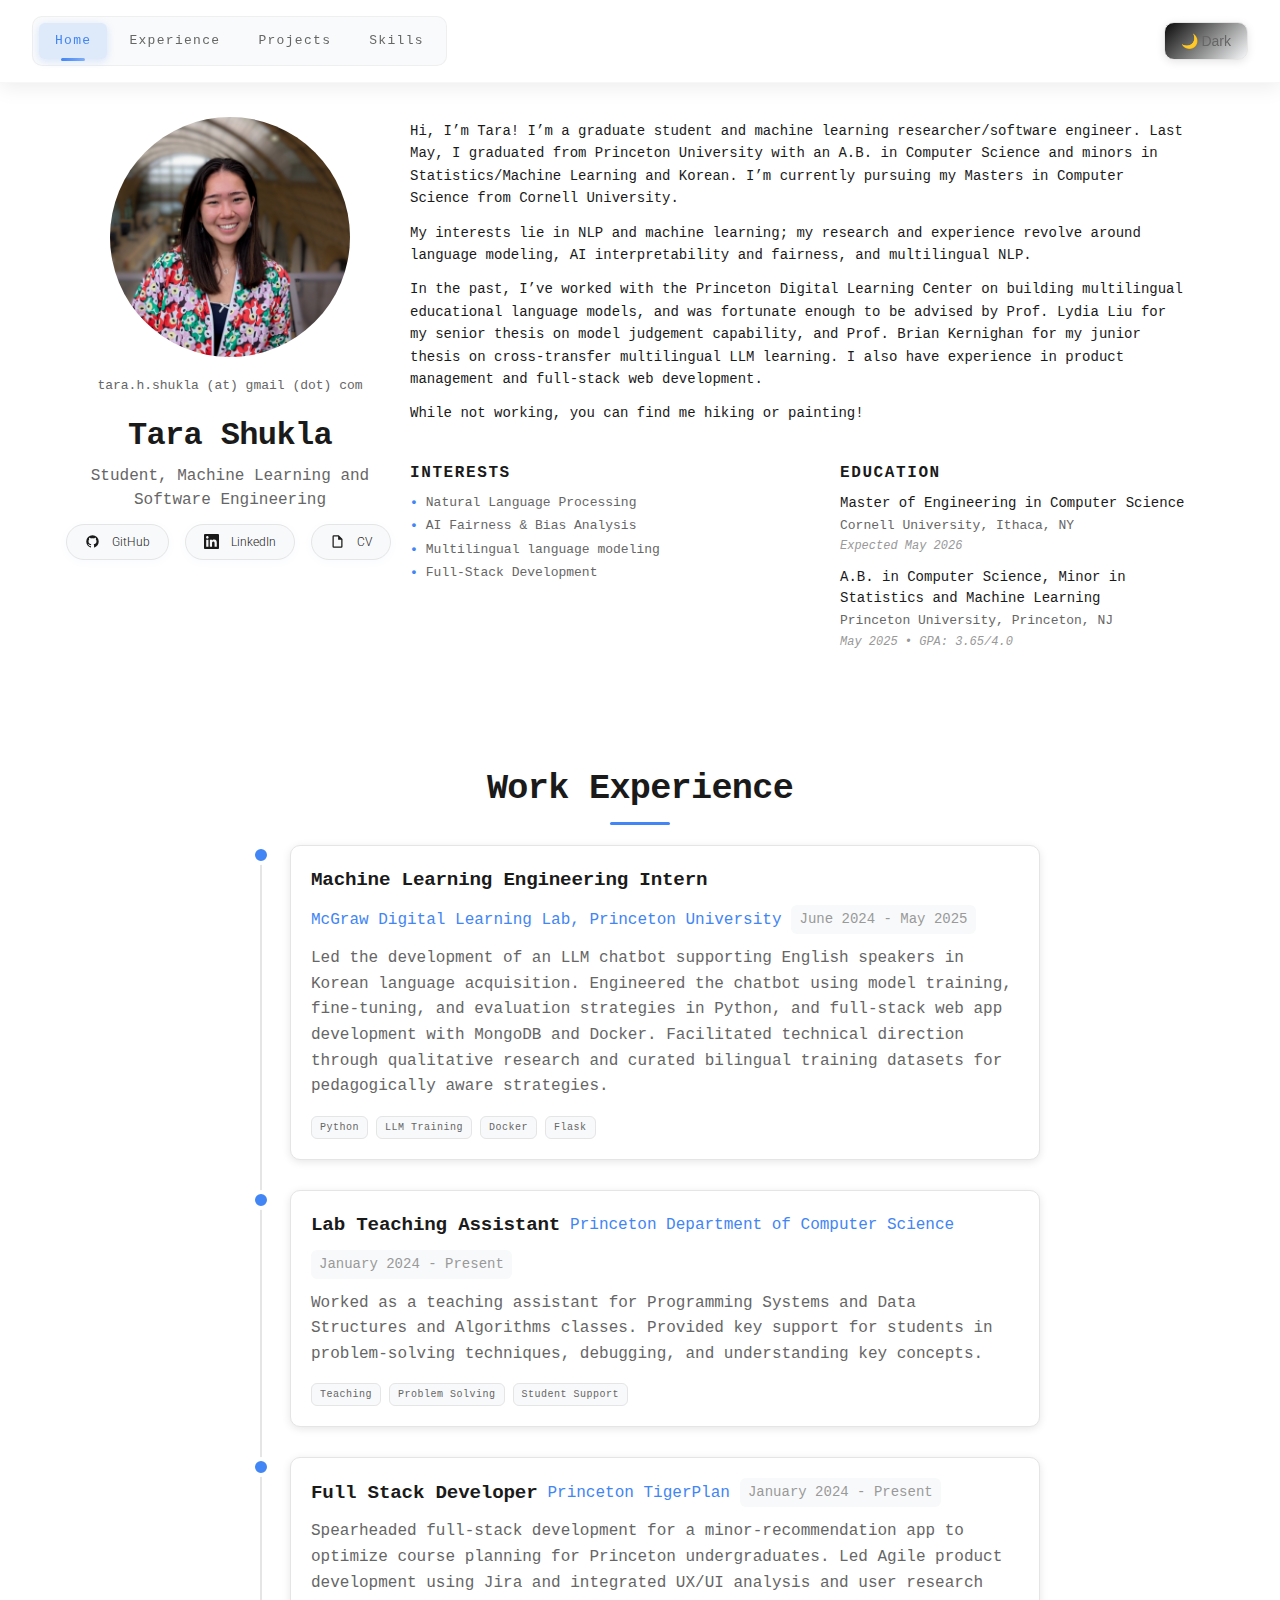
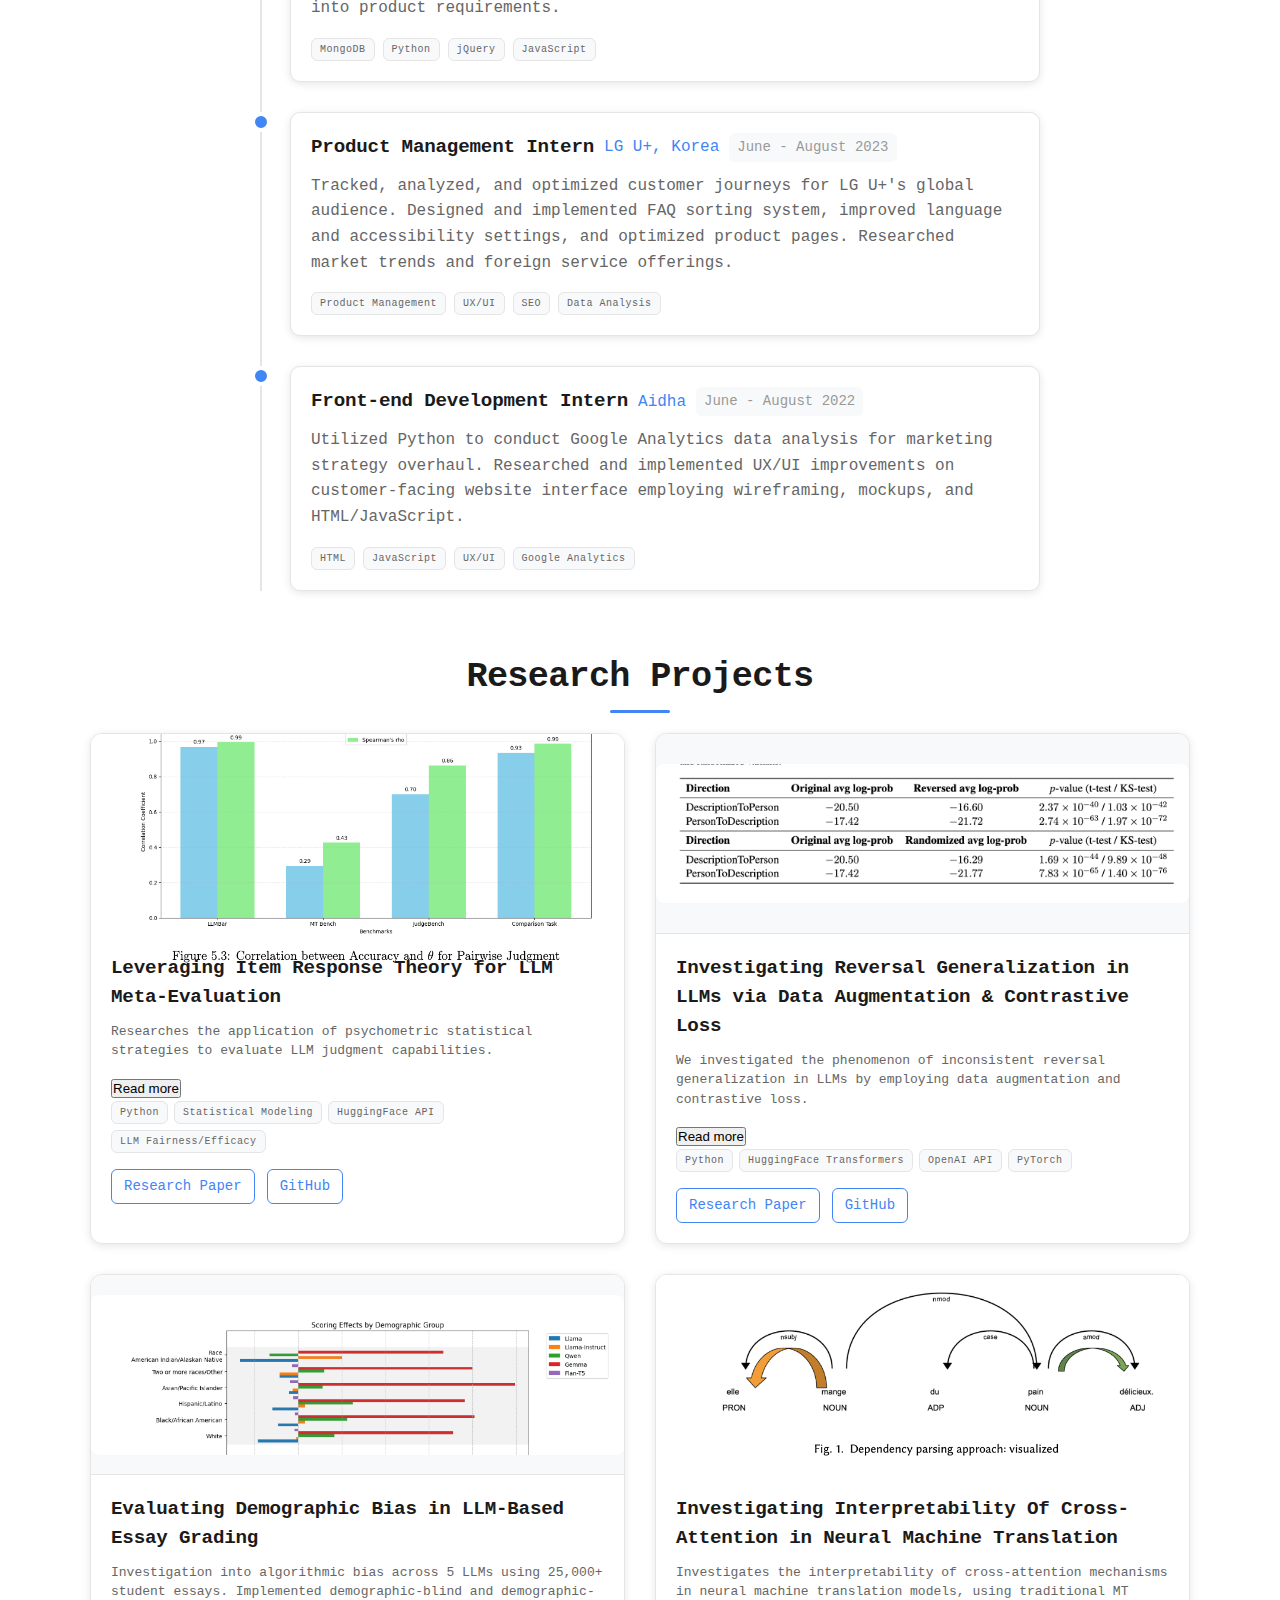
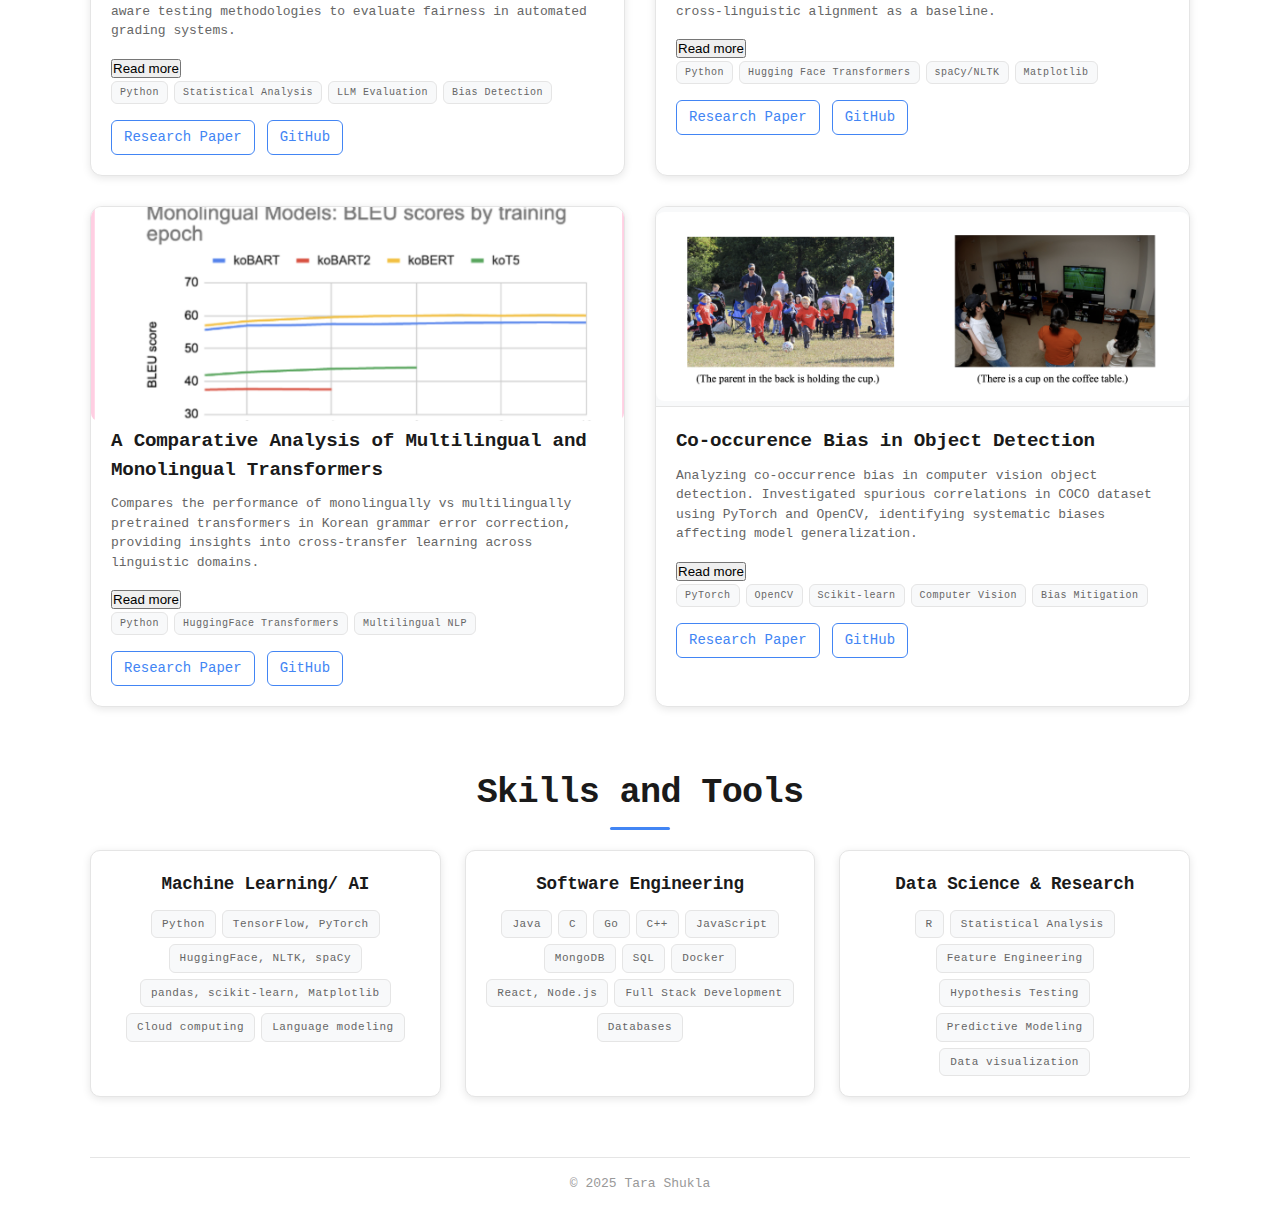
<file: index.html>
<!DOCTYPE html>
<html lang="en">
<head>
    <meta charset="UTF-8">
    <meta name="viewport" content="width=device-width, initial-scale=1.0">
    <title>Tara Shukla</title>
    <link rel="icon" type="image/x-icon" href="src/favicon.ico">

    <link rel="preconnect" href="https://fonts.googleapis.com">
    <link rel="preconnect" href="https://fonts.gstatic.com" crossorigin>
    <!-- <link href="https://fonts.googleapis.com/css2?family=JetBrains+Mono:wght@400;500;600&family=Roboto+Mono:wght@400;500;600&display=swap" rel="stylesheet"> -->
    <link href="https://fonts.googleapis.com/css2?family=Roboto:wght@400;500;700&display=swap" rel="stylesheet">

    <link rel="stylesheet" href="styles.css">
</head>
<body>
    <div class="container">
        <div class="header">
            <nav class="nav-menu">
                <a href="#home" class="nav-link active">Home</a>
                <a href="#experience" class="nav-link">Experience</a>
                <a href="#projects" class="nav-link">Projects</a>
                <a href="#skills" class="nav-link">Skills</a>
            </nav>
            <button class="mobile-menu-toggle" onclick="toggleMobileMenu()" aria-label="Toggle mobile menu">
                <span class="hamburger-line"></span>
                <span class="hamburger-line"></span>
                <span class="hamburger-line"></span>
            </button>
            <button class="theme-toggle" onclick="toggleTheme()">
                <span id="theme-text">🌙 Dark</span>
            </button>
        </div>

        <!-- Home Section -->
        <section id="home" class="section">
            <div class="profile-section">
                <div class="profile-left">
                    <div class="headshot">
                        <span><img src="src/headshot.png" alt="Tara Shukla"></span>
                    </div>
                    
                    <div class="contact-info">
                        tara.h.shukla (at) gmail (dot) com
                    </div>
                    
                    <h1>Tara Shukla</h1>
                    <div class="title">Student, Machine Learning and Software Engineering</div>

                    <div class="social-links">
                        <a href="https://github.com/tara-shukla" class="social-btn" target="_blank" rel="noopener">
                            <span class="icon-label">
                                <svg class="icon" viewBox="0 0 24 24">
                                    <path d="M12,2A10,10 0 0,0 2,12C2,16.42 4.87,20.17 8.84,21.5C9.34,21.58 9.5,21.27 9.5,21C9.5,20.77 9.5,20.14 9.5,19.31C6.73,19.91 6.14,17.97 6.14,17.97C5.68,16.81 5.03,16.5 5.03,16.5C4.12,15.88 5.1,15.9 5.1,15.9C6.1,15.97 6.63,16.93 6.63,16.93C7.5,18.45 8.97,18 9.54,17.76C9.63,17.11 9.89,16.67 10.17,16.42C7.95,16.17 5.62,15.31 5.62,11.5C5.62,10.39 6,9.5 6.65,8.79C6.55,8.54 6.2,7.5 6.75,6.15C6.75,6.15 7.59,5.88 9.5,7.17C10.29,6.95 11.15,6.84 12,6.84C12.85,6.84 13.71,6.95 14.5,7.17C16.41,5.88 17.25,6.15 17.25,6.15C17.8,7.5 17.45,8.54 17.35,8.79C18,9.5 18.38,10.39 18.38,11.5C18.38,15.32 16.04,16.16 13.81,16.41C14.17,16.72 14.5,17.33 14.5,18.26C14.5,19.6 14.5,20.68 14.5,21C14.5,21.27 14.66,21.59 15.17,21.5C19.14,20.16 22,16.42 22,12A10,10 0 0,0 12,2Z"/>
                                </svg>
                                GitHub
                            </span>
                        </a>
                        <a href="https://linkedin.com/in/tara-shukla" class="social-btn" target="_blank" rel="noopener">
                            <span class="icon-label">
                                <svg class="icon" viewBox="0 0 24 24">
                                    <path d="M20.447 20.452h-3.554v-5.569c0-1.328-.027-3.037-1.852-3.037-1.853 0-2.136 1.445-2.136 2.939v5.667H9.351V9h3.414v1.561h.046c.477-.9 1.637-1.85 3.37-1.85 3.601 0 4.267 2.37 4.267 5.455v6.286zM5.337 7.433c-1.144 0-2.063-.926-2.063-2.065 0-1.138.92-2.063 2.063-2.063 1.14 0 2.064.925 2.064 2.063 0 1.139-.925 2.065-2.064 2.065zm1.782 13.019H3.555V9h3.564v11.452zM22.225 0H1.771C.792 0 0 .774 0 1.729v20.542C0 23.227.792 24 1.771 24h20.451C23.2 24 24 23.227 24 22.271V1.729C24 .774 23.2 0 22.222 0h.003z"/>
                                </svg>
                                LinkedIn
                            </span>
                        </a>
                        <a href="https://docs.google.com/document/d/1pJ-PdcncUPr-Kx8yLkudDhl4Xljv6q2i/edit?usp=sharing&ouid=115664221228203447679&rtpof=true&sd=true" class="social-btn" target="_blank" rel="noopener">
                            <span class="icon-label">
                                <svg class="icon" viewBox="0 0 24 24">
                                    <path d="M14,2H6A2,2 0 0,0 4,4V20A2,2 0 0,0 6,22H18A2,2 0 0,0 20,20V8L14,2M18,20H6V4H13V9H18V20Z"/>
                                </svg>
                                CV
                            </span>
                        </a>
                    </div>
                </div>
                
                <div class="profile-right">
                    <div class="bio">
                        Hi, I’m Tara! I’m a graduate student and machine learning researcher/software engineer. 
                        Last May, I graduated from Princeton University with an A.B. in Computer Science and minors in Statistics/Machine Learning and Korean. I’m currently pursuing my Masters in Computer Science from Cornell University. 
                    </div>
                    
                    <div class="bio">
                        My interests lie in NLP and machine learning; my research and experience revolve around language modeling, AI interpretability and fairness, and multilingual NLP. 
                    </div>

                    <div class="bio">
                        In the past, I’ve worked with the Princeton Digital Learning Center on building multilingual educational language models, and was fortunate enough to be advised by Prof. Lydia Liu for my senior thesis on model judgement capability, and Prof. Brian Kernighan for my junior thesis on cross-transfer multilingual LLM learning. I also have experience in product management and full-stack web development. 
                    </div>
                    
                    <div class="bio">
                        While not working, you can find me hiking or painting!
                    </div>
                    <br>

                    <div class="info-sections">
                        <div class="interests-section">
                            <h3>Interests</h3>
                            <ul class="interests-list">
                                <li>Natural Language Processing</li>
                                <li>AI Fairness & Bias Analysis</li>
                                <li>Multilingual language modeling</li>
                                <li>Full-Stack Development</li>
                            </ul>
                        </div>
                        <br>
                        <div class="education-section">
                            <h3>Education</h3>
                            <div class="education-item">
                                <div class="degree">Master of Engineering in Computer Science</div>
                                <div class="school">Cornell University, Ithaca, NY</div>
                                <div class="year">Expected May 2026</div>
                            </div>
                            <div class="education-item">
                                <div class="degree">A.B. in Computer Science, Minor in Statistics and Machine Learning</div>
                                <div class="school">Princeton University, Princeton, NJ</div>
                                <div class="year">May 2025 • GPA: 3.65/4.0</div>
                            </div>
                        </div>
                    </div>
                </div>
            </div>
        </section>

         <!-- Experience Section -->
        <section id="experience" class="section">
            <h2 class="section-title">Work Experience</h2>
            <div class="timeline">
                <div class="timeline-item">
                    <div class="timeline-marker"></div>
                    <div class="timeline-content">
                        <div class="timeline-header">
                            <h3>Machine Learning Engineering Intern</h3>
                            <span class="company">McGraw Digital Learning Lab, Princeton University</span>
                            <span class="duration">June 2024 - May 2025</span>
                        </div>
                        <p>Led the development of an LLM chatbot supporting English speakers in Korean language acquisition. Engineered the chatbot using model training, fine-tuning, and evaluation strategies in Python, and full-stack web app development with MongoDB and Docker. Facilitated technical direction through qualitative research and curated bilingual training datasets for pedagogically aware strategies.</p>
                        <div class="timeline-tech">
                            <span class="tech-tag">Python</span>
                            <span class="tech-tag">LLM Training</span>
                            <span class="tech-tag">Docker</span>
                            <span class="tech-tag">Flask</span>
                        </div>
                    </div>
                </div>

                <div class="timeline-item">
                    <div class="timeline-marker"></div>
                    <div class="timeline-content">
                        <div class="timeline-header">
                            <h3>Lab Teaching Assistant</h3>
                            <span class="company">Princeton Department of Computer Science</span>
                            <span class="duration">January 2024 - Present</span>
                        </div>
                        <p>Worked as a teaching assistant for Programming Systems and Data Structures and Algorithms classes. Provided key support for students in problem-solving techniques, debugging, and understanding key concepts.</p>
                        <div class="timeline-tech">
                            <span class="tech-tag">Teaching</span>
                            <span class="tech-tag">Problem Solving</span>
                            <span class="tech-tag">Student Support</span>
                        </div>
                    </div>
                </div>

                <div class="timeline-item">
                    <div class="timeline-marker"></div>
                    <div class="timeline-content">
                        <div class="timeline-header">
                            <h3>Full Stack Developer</h3>
                            <span class="company">Princeton TigerPlan</span>
                            <span class="duration">January 2024 - Present</span>
                        </div>
                        <p>Spearheaded full-stack development for a minor-recommendation app to optimize course planning for Princeton undergraduates. Led Agile product development using Jira and integrated UX/UI analysis and user research into product requirements.</p>
                        <div class="timeline-tech">
                            <span class="tech-tag">MongoDB</span>
                            <span class="tech-tag">Python</span>
                            <span class="tech-tag">jQuery</span>
                            <span class="tech-tag">JavaScript</span>
                        </div>
                    </div>
                </div>

                <div class="timeline-item">
                    <div class="timeline-marker"></div>
                    <div class="timeline-content">
                        <div class="timeline-header">
                            <h3>Product Management Intern</h3>
                            <span class="company">LG U+, Korea</span>
                            <span class="duration">June - August 2023</span>
                        </div>
                        <p>Tracked, analyzed, and optimized customer journeys for LG U+'s global audience. Designed and implemented FAQ sorting system, improved language and accessibility settings, and optimized product pages. Researched market trends and foreign service offerings.</p>
                        <div class="timeline-tech">
                            <span class="tech-tag">Product Management</span>
                            <span class="tech-tag">UX/UI</span>
                            <span class="tech-tag">SEO</span>
                            <span class="tech-tag">Data Analysis</span>
                        </div>
                    </div>
                </div>

                <div class="timeline-item">
                    <div class="timeline-marker"></div>
                    <div class="timeline-content">
                        <div class="timeline-header">
                            <h3>Front-end Development Intern</h3>
                            <span class="company">Aidha</span>
                            <span class="duration">June - August 2022</span>
                        </div>
                        <p>Utilized Python to conduct Google Analytics data analysis for marketing strategy overhaul. Researched and implemented UX/UI improvements on customer-facing website interface employing wireframing, mockups, and HTML/JavaScript. </p>
                        <div class="timeline-tech">
                            <span class="tech-tag">HTML</span>
                            <span class="tech-tag">JavaScript</span>
                            <span class="tech-tag">UX/UI</span>
                            <span class="tech-tag">Google Analytics</span>
                        </div>
                    </div>
                </div>
            </div>
        </section>

        
        <!-- Projects Section -->
        <section id="projects" class="section">
            <h2 class="section-title">Research Projects</h2>
            <div class="projects-grid">
                
                <div class="project-card">
                    <div class="project-image">
                        <img src="src/thesis/senior_thesis.png" alt="llm_judgment" style="width:100%;height:auto;border-radius:8px;">

                    </div>
                    <div class="project-content">
                        <h3>Leveraging Item Response Theory for LLM Meta-Evaluation </h3>
                        <p>Researches the application of psychometric statistical strategies to evaluate LLM judgment capabilities.</p>
                        
                        <button class="read-more-btn" onclick="toggleReadMore(this)">Read more</button>
                        <div class="project-more" style="display:none;">
                            <i> We rely on LLM judgment capabilities for a range of tasks across different domains, but they show inconsistent ability to evaluate the quality of text inputs. Current static benchmarking methods rely solely on accuracy metrics and are vulnerable to contamination: there’s a critical need for rigorous and interpretable evaluation frameworks for LLMs. </i>
                            <br>
                            <p>
                                My research addresses that need through applying a statistical framework called Item Response Theory (IRT) to evaluate LLM judgment capabilities via simultaneously modeling abilities and task difficulty characteristics. I assessed a wide set of models across three benchmark datasets (MT-Bench, JudgeBench, LLMBar) and essay grading tasks, using both pairwise comparative judgment and zero-shot pointwise numerical scoring. 
                                IRT models (1PL, 2PL, and Graded Response Models) were then applied to analyze performance, estimating latent "judgment capability" (theta), item difficulty, and discrimination.

                                I found that IRT-derived theta estimates provided greater differentiation between model capabilities than accuracy. Also, there is a weak correlation between benchmark performance, challenging the unidimensionality of LLM judgment. 
                                My research provides methodological innovations for benchmark characterization and usage, and offers an interpretable framework for evaluating LLM-as-a-Judge. 
                            </p>
                        </div>
                        
                        <div class="project-tech">
                            <span class="tech-tag">Python</span>
                            <span class="tech-tag">Statistical Modeling</span>
                            <span class="tech-tag">HuggingFace API</span>
                            <span class="tech-tag">LLM Fairness/Efficacy</span>
                        </div>
                        <div class="project-links">
                            <a href="src/thesis/senior_thesis.pdf" target="_blank" class="project-link">Research Paper</a>
                            <a href="https://github.com/tara-shukla/llm_judgment" target="_blank" class="project-link">GitHub</a>
                        </div>
                    </div>
                </div>

                <div class="project-card">
                    <div class="project-image">
                        <img src="src/rev_curse/rev_curse.png" alt="co-occurence bias" style="width:100%;height:auto;border-radius:8px;">
                    </div>
                    <div class="project-content">
                        <h3>Investigating Reversal Generalization in LLMs via Data Augmentation & Contrastive Loss</h3>
                        <p> We investigated the phenomenon of inconsistent reversal generalization in LLMs by employing data augmentation and contrastive loss.</p>

                        <button class="read-more-btn" onclick="toggleReadMore(this)">Read more</button>
                        <div class="project-more" style="display:none;">
                            <i>LLMs exhibit severe ordering bias when trained on directional facts, e.g. they can answer, “A is B” but fail at the equivalent “B is A.” This is called the reversal curse– model biases in bidirectional knowledge retrieval. </i>
                            <br>
                            <p>
                            We reproduced and extended the reversal curse of <a href="https://arxiv.org/abs/2309.12288">Burglund, et.al </a> through using synthetic fact datasets and developing various solutions for improving bidirectional knowledge encoding. We designed two data augmentation pipelines: chain-of-thought reasoning prompts that create causal/deductive inference chains, and negation-based contrastive examples that teach models to reject incorrect mappings. We implemented a symmetric contrastive loss function using an InfoNCE objective to align embeddings of fact pairs with their reversed counterparts during fine-tuning.
                            
                            Our data augmentation strategies showed moderate improvements in reverse-query performance (up to 9% accuracy gain in description-to-person tasks), while maintaining forward-query accuracy – this highlights that targeted data augmentation can improve knowledge generalization. Our contrastive loss degraded performance, highlighting the challenges in multi-objective fine-tuning. 

                            </p>
                        </div>
                        
                        <div class="project-tech">
                            <span class="tech-tag">Python</span>
                            <span class="tech-tag">HuggingFace Transformers</span>
                            <span class="tech-tag">OpenAI API</span>
                            <span class="tech-tag">PyTorch</span>
                        </div>
                        <div class="project-links">
                            <a href="src/rev_curse/rev_curse.pdf" target="_blank" class="project-link">Research Paper</a>
                            <a href="https://github.com/tara-shukla/reversal_curse" target="_blank" class="project-link">GitHub</a>
                        </div>
                    </div>
                </div>

                <div class="project-card">
                    <div class="project-image">
                        <img src="src/llm_demo/llm_demo.png" alt="co-occurence bias" style="width:100%;height:auto;border-radius:8px;">
                    </div>
                    <div class="project-content">
                        <h3>Evaluating Demographic Bias in LLM-Based Essay Grading</h3>
                        <p>Investigation into algorithmic bias across 5 LLMs using 25,000+ student essays. Implemented demographic-blind and demographic-aware testing methodologies to evaluate fairness in automated grading systems.</p>
                        
                        <button class="read-more-btn" onclick="toggleReadMore(this)">Read more</button>
                        <div class="project-more" style="display:none;">
                            <i>
                                LLMs are being integrated into educational systems for assessing student writing: however, they are not robust against bias in scoring. Without understanding LLM judgment bias, automated essay grading systems can  perpetuate or amplify existing educational inequities based on demographic factors. 
                            </i>
                            <br>
                            <p>
                                Using the PERSUADE 2.0 dataset with 25,000+ student essays, we evaluated five LLMs for demographic bias through demographic-blind, demographic-aware, and counterfactual analysis approaches across six demographic variables. We found significant biases in four of five models, with score variations up to 1.9 rubric points when demographic information was included. Our counterfactual analysis highlighted that white students' essays consistently received higher scores, while essays by Hispanic/Latino, Black/African American, and Asian/Pacific Islander students experienced significant score decreases under counterfactual conditions. Our findings highlight fairness concerns for AI-powered educational assessment and demonstrate the need for bias detection and mitigation strategies before widespread deployment of LLM graders.
                            </p>
                        </div>
                        
                        <div class="project-tech">
                            <span class="tech-tag">Python</span>
                            <span class="tech-tag">Statistical Analysis</span>
                            <span class="tech-tag">LLM Evaluation</span>
                            <span class="tech-tag">Bias Detection</span>
                        </div>
                        <div class="project-links">
                            <a href="src/llm_demo/llm_demo.pdf" target="_blank" class="project-link">Research Paper</a>
                            <a href="https://github.com/tara-shukla/llm_demographic_discrim" target="_blank" class="project-link">GitHub</a>
                        </div>
                    </div>
                </div>

                <div class="project-card">
                    <div class="project-image">
                        <img src="src/cross_atn/cross_atn.png" alt="cross-atn" style="width:100%;height:auto;border-radius:8px;">
                        
                    </div>
                    <div class="project-content">
                        <h3>Investigating Interpretability Of Cross-Attention in Neural Machine Translation </h3>
                        <p> Investigates the interpretability of cross-attention mechanisms in neural machine translation models, using traditional MT cross-linguistic alignment as a baseline.</p>

                        <button class="read-more-btn" onclick="toggleReadMore(this)">Read more</button>
                        <div class="project-more" style="display:none;">
                            <i>
                                The internal decision-making of transformer machine translation (MT) models are not interpretable, making it difficult to understand how models arrive at translations. 
                            </i>
                            <br>
                            <p>
                                We aimed to enhance understanding of English-French MT by visualizing cross-attention patterns and comparing them to traditional machine translation cross-linguistic alignment strategies. To do so, we built an analysis pipeline to compare attention distributions in a multilingual transformer model, MarianMT,  to linguistic structures like word alignment, part-of-speech patterns, and syntactic dependency. We found that  cross-attention serves as a distributed (rather than concentrated) alignment proxy, and that different attention heads exhibit patterns that correspond to syntactic, contextual, and semantic dependencies. Our work provided insight into how neural MT systems make cross-linguistic connections, contributing to model interpretability and error detection. 
                            </p>
                        </div>
                        
                        <div class="project-tech">
                            <span class="tech-tag">Python</span>
                            <span class="tech-tag">Hugging Face Transformers</span>
                            <span class="tech-tag">spaCy/NLTK</span>
                            <span class="tech-tag">Matplotlib</span>
                        </div>
                        <div class="project-links">
                            <a href="src/cross_atn/cross_atn_multi.pdf" target ="_blank" class="project-link">Research Paper</a>
                            <a href="https://github.com/tara-shukla/cross_atn_mt" target ="_blank" class="project-link">GitHub</a>
                        </div>
                    </div>
                </div>

                <div class="project-card">
                    <div class="project-image">
                        <img src="src/junior/junior_thesis.png" alt="co-occurence bias" style="width:100%;height:auto;border-radius:8px;">
                    </div>
                    <div class="project-content">
                        <h3>A Comparative Analysis of Multilingual and Monolingual Transformers </h3>
                        <p>Compares the performance of monolingually vs multilingually pretrained transformers in Korean grammar error correction, providing insights into cross-transfer learning across linguistic domains.</p>
                        
                        <button class="read-more-btn" onclick="toggleReadMore(this)">Read more</button>
                        <div class="project-more" style="display:none;">
                            <i>
                                Especially for morphologically complex languages dissimilar to English, there is conflicting evidence on the comparative efficacy of monolingual vs multilingual transformers in language modeling tasks. This study addresses how Transformer model performance varies based on pretraining with single versus multiple source languages for grammar error correction in Korean.
                            </i>
                            <br>
                            <p>
                                I fine-tuned various pretrained monolingual (KoBART, KoBERT, KoT5) and multilingual (mBART, mT5, M2M) Transformer models, along with a statistical baseline (HANSPELL), on a Korean language learner corpus for Grammar Error Correction (GEC). Using Python, KoNLPy, and KAGAS, I measured performance across M2-scoring (precision, recall, F0.5), BLEU, and GLEU metrics. My research found that overall multilingual models outperformed their monolingual counterparts in overall GEC and individual error classification, and all Transformer models significantly surpassed the statistical baseline. While multilingual models showed greater trainability and higher test set recall, BLEU, and GLEU scores, monolingual models like KoT5 exhibited competitive performance in precision and F0.5, and excelled in specific error types, suggesting their ability to capture nuanced single-language grammar. In general my findings highlight multilingual models' potential for leveraging linguistic diversity in underrepresented languages, but underscores the need for tailored tokenization strategies for morphologically rich languages.
                            </p>
                        </div>
                        
                        <div class="project-tech">
                            <span class="tech-tag">Python</span>
                            <span class="tech-tag">HuggingFace Transformers</span>
                            <span class="tech-tag">Multilingual NLP</span>
                        </div>
                        <div class="project-links">
                            <a href="src/junior/junior_thesis.pdf" target="_blank" class="project-link">Research Paper</a>
                            <a href="https://github.com/tara-shukla/multilingual_crosstransfer_learning" target="_blank" class="project-link">GitHub</a>
                        </div>
                    </div>
                </div>

                <div class="project-card">
                    <div class="project-image">
                        <img src="src/compvis/bias_icon.png" alt="co-occurence bias" style="width:100%;height:auto;border-radius:8px;">
                    </div>
                    <div class="project-content">
                        <h3>Co-occurence Bias in Object Detection</h3>
                        <p>Analyzing co-occurrence bias in computer vision object detection. Investigated spurious correlations in COCO dataset using PyTorch and OpenCV, identifying systematic biases affecting model generalization.</p>
                        
                        <button class="read-more-btn" onclick="toggleReadMore(this)">Read more</button>
                        <div class="project-more" style="display:none;">
                            <i>Computer vision models can rely on contextual clues, leading to degraded performance when detecting or classifying objects outside their usual contexts: thus, the presence or absence of commonly co-occurring entities can create bias. </i>
                            <br>
                            <p>
                                We extended Singh et al.'s (2020) contextual bias research to explore whether co-occurrence bias impacts the performance of YOLOv5, an object detection model leveraging locality and bounding boxes. We built data processing pipelines to process images and annotations, identify and isolate object pairs, and create targeted validation sets. We evaluated the model on 125,000+ images via adapting bias metrics for detection tasks. 

                                We found significant co-occurrence biases in the model’s object detection, with some pairs showing up to 2.47x performance degradation. We performed analysis on how object positioning and occlusion patterns can drive these biases; our findings contribute insights for improving detection via dataset curation to mitigate co-occurrence bias. 
                            </p>
                        </div>
                       
                        <div class="project-tech">
                            <span class="tech-tag">PyTorch</span>
                            <span class="tech-tag">OpenCV</span>
                            <span class="tech-tag">Scikit-learn</span>
                            <span class="tech-tag">Computer Vision</span>
                            <span class="tech-tag">Bias Mitigation</span>
                        </div>
                        <div class="project-links">
                            <a href="src/compvis/obj_det_bias.pdf" target="_blank" class="project-link">Research Paper</a>
                            <a href="https://github.com/tara-shukla/cv_detection_bias" target="_blank" class="project-link">GitHub</a>
                        </div>
                    </div>
                </div>

        </section>


        <!-- Accomplishments Section
        <section id="accomplishments" class="section">
            <h2 class="section-title">Research & Academic Accomplishments</h2>
            <div class="accomplishments-grid">
                <div class="accomplishment-card">
                    <div class="accomplishment-icon">🎓</div>
                    <h3>Princeton University Graduate</h3>
                    <p>Computer Science Major, Statistics & ML Minor</p>
                    <span class="date">2025</span>
                </div>

                <div class="accomplishment-card">
                    <div class="accomplishment-icon">🔬</div>
                    <h3>Machine Learning Research</h3>
                    <p>LLM Chatbot Development for Language Learning</p>
                    <span class="date">2024-2025</span>
                </div>

                <div class="accomplishment-card">
                    <div class="accomplishment-icon">📊</div>
                    <h3>Bias Analysis Research</h3>
                    <p>AI Fairness in Educational Assessment</p>
                    <span class="date">2024</span>
                </div>

                <div class="accomplishment-card">
                    <div class="accomplishment-icon">🌍</div>
                    <h3>International Experience</h3>
                    <p>Product Management Internship in Korea</p>
                    <span class="date">2023</span>
                </div>
            </div>
        </section> -->

        <!-- Skills Section -->
        <section id="skills" class="section">
            <h2 class="section-title">Skills and Tools</h2>
            <div class="skills-container">
                <div class="skill-category">
                    <h3>Machine Learning/ AI</h3>
                    <div class="skill-tags">
                        <span class="skill-tag">Python</span>
                        <span class="skill-tag">TensorFlow, PyTorch</span>
                        <span class="skill-tag">HuggingFace, NLTK, spaCy</span>
                        <span class="skill-tag">pandas, scikit-learn, Matplotlib</span>
                        <span class="skill-tag">Cloud computing</span>
                        <span class="skill-tag">Language modeling</span>
                    </div>
                </div>

                <div class="skill-category">
                    <h3>Software Engineering</h3>
                    <div class="skill-tags">
                        <span class="skill-tag">Java</span>
                        <span class="skill-tag">C</span>
                        <span class="skill-tag">Go</span>
                        <span class="skill-tag">C++</span>
                        <span class="skill-tag">JavaScript</span>
                        <span class="skill-tag">MongoDB</span>
                        <span class="skill-tag">SQL</span>
                        <span class="skill-tag">Docker</span>
                        <span class="skill-tag">React, Node.js</span>
                        <span class="skill-tag">Full Stack Development</span>
                        <span class="skill-tag">Databases</span>

                    </div>
                </div>

                <div class="skill-category">
                    <h3>Data Science & Research</h3>
                    <div class="skill-tags">
                        <span class="skill-tag">R</span>
                        <span class="skill-tag">Statistical Analysis</span>
                        <span class="skill-tag">Feature Engineering</span>
                        <span class="skill-tag">Hypothesis Testing</span>
                        <span class="skill-tag">Predictive Modeling</span>
                        <span class="skill-tag">Data visualization</span>
                    </div>
                </div>

            </div>
        </section>

        <div class="footer">
            © 2025 Tara Shukla
        </div>
    </div>

    <script>
        function toggleReadMore(btn) {
            const more = btn.nextElementSibling;
            if (more.style.display === "none" || more.style.display === "") {
                more.style.display = "block";
                btn.textContent = "Show less";
            } else {
                more.style.display = "none";
                btn.textContent = "Read more";
            }
        }

        function toggleTheme() {
            const body = document.body;
            const themeText = document.getElementById('theme-text');
            
            if (body.getAttribute('data-theme') === 'dark') {
                body.removeAttribute('data-theme');
                themeText.textContent = '🌙 Dark';
                localStorage.setItem('theme', 'light');
            } else {
                body.setAttribute('data-theme', 'dark');
                themeText.textContent = '☀️ Light';
                localStorage.setItem('theme', 'dark');
            }
        }

        function toggleMobileMenu() {
            const navMenu = document.querySelector('.nav-menu');
            const mobileToggle = document.querySelector('.mobile-menu-toggle');
            
            navMenu.classList.toggle('mobile-open');
            mobileToggle.classList.toggle('active');
        }

        // Close mobile menu when clicking on a nav link
        document.querySelectorAll('.nav-link').forEach(link => {
            link.addEventListener('click', () => {
                const navMenu = document.querySelector('.nav-menu');
                const mobileToggle = document.querySelector('.mobile-menu-toggle');
                
                navMenu.classList.remove('mobile-open');
                mobileToggle.classList.remove('active');
            });
        });

        // Close mobile menu when clicking outside
        document.addEventListener('click', (e) => {
            const navMenu = document.querySelector('.nav-menu');
            const mobileToggle = document.querySelector('.mobile-menu-toggle');
            
            if (!navMenu.contains(e.target) && !mobileToggle.contains(e.target) && navMenu.classList.contains('mobile-open')) {
                navMenu.classList.remove('mobile-open');
                mobileToggle.classList.remove('active');
            }
        });

        // Smooth scrolling for navigation
        document.querySelectorAll('.nav-link').forEach(link => {
            link.addEventListener('click', (e) => {
                e.preventDefault();
                const targetId = link.getAttribute('href').substring(1);
                const targetSection = document.getElementById(targetId);
                
                // Update active nav link
                document.querySelectorAll('.nav-link').forEach(l => l.classList.remove('active'));
                link.classList.add('active');
                
                // Smooth scroll to section
                targetSection.scrollIntoView({ behavior: 'smooth' });
            });
        });

        // Update active nav link on scroll
        window.addEventListener('scroll', () => {
            const sections = document.querySelectorAll('.section');
            const navLinks = document.querySelectorAll('.nav-link');
            
            let current = '';
            sections.forEach(section => {
                const sectionTop = section.offsetTop;
                const sectionHeight = section.clientHeight;
                if (scrollY >= (sectionTop - 200)) {
                    current = section.getAttribute('id');
                }
            });

            navLinks.forEach(link => {
                link.classList.remove('active');
                if (link.getAttribute('href') === `#${current}`) {
                    link.classList.add('active');
                }
            });
        });

        // Load saved theme
        const savedTheme = localStorage.getItem('theme');
        if (savedTheme === 'dark') {
            document.body.setAttribute('data-theme', 'dark');
            document.getElementById('theme-text').textContent = '☀️ Light';
        }

        // Header scroll effects
        const header = document.querySelector('.header');
        let lastScrollY = window.scrollY;

        window.addEventListener('scroll', () => {
            const currentScrollY = window.scrollY;
            
            // Add scrolled class for enhanced styling
            if (currentScrollY > 50) {
                header.classList.add('scrolled');
            } else {
                header.classList.remove('scrolled');
            }

            // Hide/show header on scroll (optional effect)
            if (currentScrollY > lastScrollY && currentScrollY > 100) {
                header.style.transform = 'translateY(-100%)';
            } else {
                header.style.transform = 'translateY(0)';
            }
            
            lastScrollY = currentScrollY;
        });

        // Smooth reveal animation for header elements
        const headerElements = document.querySelectorAll('.nav-menu, .theme-toggle');
        headerElements.forEach((element, index) => {
            element.style.opacity = '0';
            element.style.transform = 'translateY(-20px)';
            
            setTimeout(() => {
                element.style.transition = 'all 0.6s ease';
                element.style.opacity = '1';
                element.style.transform = 'translateY(0)';
            }, 200 + (index * 100));
        });
    </script>
</body>
</html>
</file>
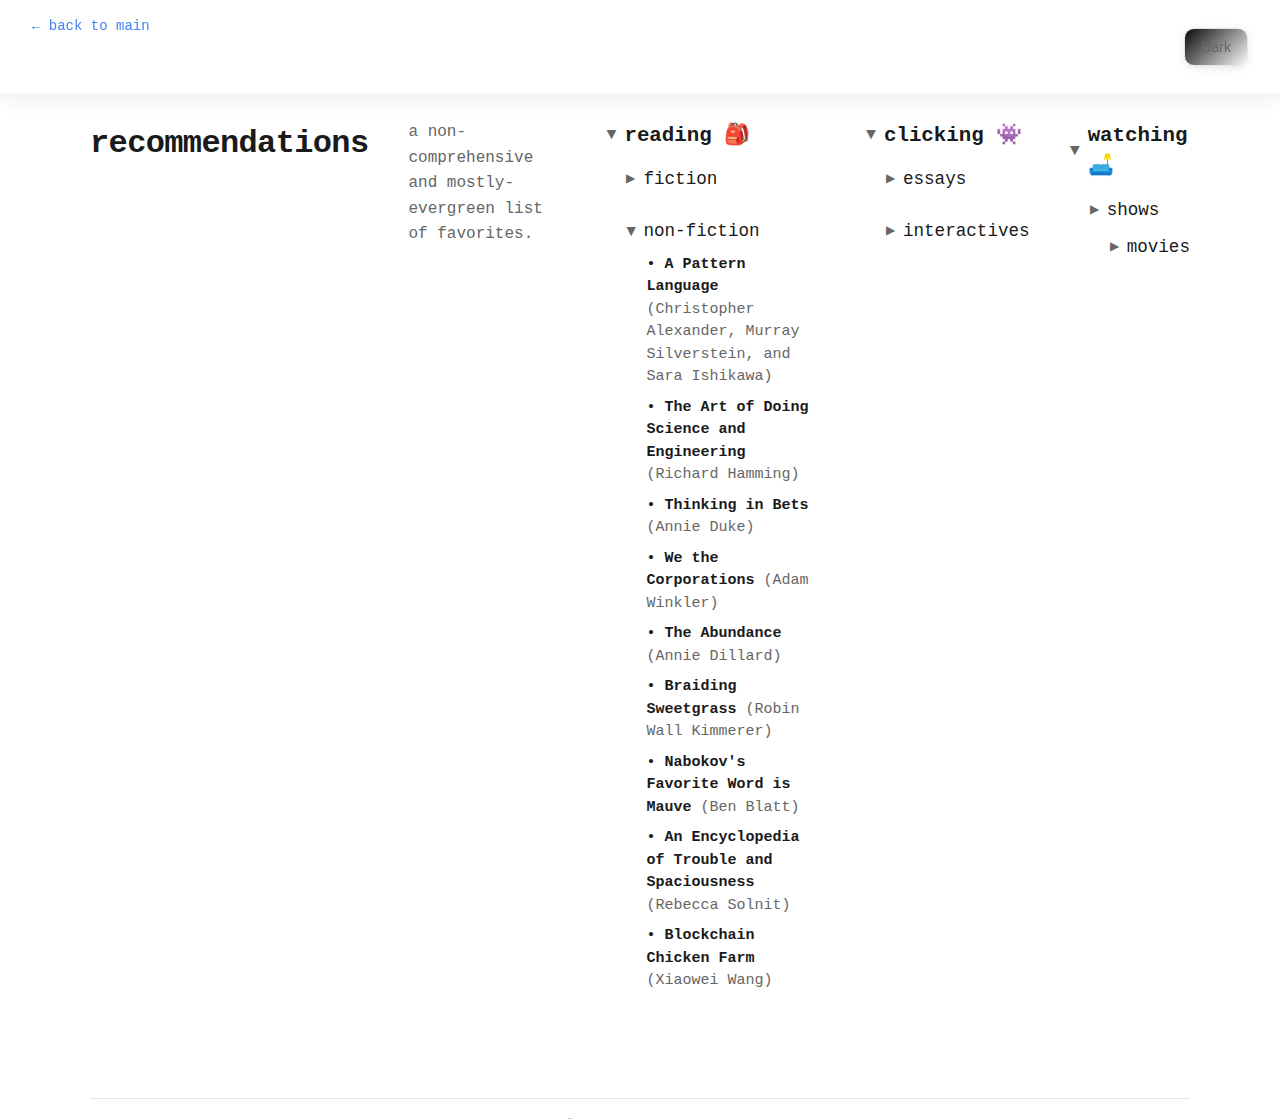
<file: recs.html>
<!DOCTYPE html>
<html lang="en">
<head>
    <meta charset="UTF-8">
    <meta name="viewport" content="width=device-width, initial-scale=1.0">
    <title>Amita's recs 📌</title>
    <link rel="stylesheet" href="styles.css">
    <style>
        .back-link {
            color: var(--accent-color);
            text-decoration: none;
            font-size: 14px;
            margin-bottom: 40px;
            display: inline-block;
        }
        
        .back-link:hover {
            text-decoration: underline;
        }
        
        .section {
            margin-bottom: 40px;
        }
        
        .section-header {
            font-size: 1.3em;
            font-weight: 600;
            margin-bottom: 15px;
            color: var(--text-primary);
            cursor: pointer;
            user-select: none;
            display: flex;
            align-items: center;
            gap: 8px;
        }
        
        .section-header::before {
            content: "▼";
            font-size: 0.8em;
            transition: transform 0.2s ease;
            color: var(--text-secondary);
        }
        
        .section-header.collapsed::before {
            transform: rotate(-90deg);
        }
        
        .subsection {
            margin-bottom: 25px;
            margin-left: 20px;
        }
        
        .subsection-header {
            font-size: 1.1em;
            font-weight: 500;
            margin-bottom: 10px;
            color: var(--text-primary);
            cursor: pointer;
            user-select: none;
            display: flex;
            align-items: center;
            gap: 8px;
        }
        
        .subsection-header::before {
            content: "▶";
            font-size: 0.7em;
            transition: transform 0.2s ease;
            color: var(--text-secondary);
        }
        
        .subsection-header.expanded::before {
            transform: rotate(90deg);
        }
        
        .recommendation-list {
            margin-left: 20px;
        }
        
        .recommendation {
            margin-bottom: 8px;
            font-size: 15px;
            line-height: 1.5;
            color: var(--text-primary);
        }
        
        .recommendation strong {
            font-weight: 600;
        }
        
        .recommendation .author {
            color: var(--text-secondary);
        }
        
        .recommendation a {
            color: var(--accent-color);
            text-decoration: none;
        }
        
        .recommendation a:hover {
            text-decoration: underline;
        }
        
        .section-content {
            overflow: hidden;
            transition: all 0.3s ease;
        }
        
        .section-content.collapsed {
            max-height: 0;
            margin-bottom: 0;
        }
        
        .intro-text {
            font-size: 16px;
            color: var(--text-secondary);
            margin-bottom: 40px;
            line-height: 1.6;
        }
    </style>
</head>
<body>
    <div class="container">
        <div class="header">
            <a href="index.html" class="back-link">← back to main</a>
            <button class="theme-toggle" onclick="toggleTheme()">
                <span id="theme-text">Dark</span>
            </button>
        </div>

        <div class="profile-section">
            <h1>recommendations</h1>
            
            <div class="intro-text">
                a non-comprehensive and mostly-evergreen list of favorites.
            </div>

            <div class="section">
                <div class="section-header" onclick="toggleSection(this)">reading 🎒</div>
                <div class="section-content">
                    <div class="subsection">
                        <div class="subsection-header" onclick="toggleSubsection(this)">fiction</div>
                        <div class="recommendation-list" style="display: none;">
                            <div class="recommendation">• <strong>The Dispossessed</strong> <span class="author">(Ursula K. Le Guin)</span></div>
                            <div class="recommendation">• <strong>Exhalation</strong> <span class="author">(Ted Chiang)</span></div>
                            <div class="recommendation">• <strong>The Fifth Season</strong> <span class="author">(N.K. Jemisin)</span></div>
                            <div class="recommendation">• <strong>Klara and the Sun</strong> <span class="author">(Kazuo Ishiguro)</span></div>
                            <div class="recommendation">• <strong>East of Eden</strong> <span class="author">(John Steinbeck)</span></div>
                            <div class="recommendation">• <strong>A Wizard of Earthsea</strong> <span class="author">(Ursula K. LeGuin)</span></div>
                            <div class="recommendation">• <strong>Homegoing</strong> <span class="author">(Yaa Gyasi)</span></div>
                            <div class="recommendation">• <strong>Death of a Salesman</strong> <span class="author">(Arthur Miller)</span></div>
                        </div>
                    </div>
                    
                    <div class="subsection">
                        <div class="subsection-header expanded" onclick="toggleSubsection(this)">non-fiction</div>
                        <div class="recommendation-list">
                            <div class="recommendation">• <strong>A Pattern Language</strong> <span class="author">(Christopher Alexander, Murray Silverstein, and Sara Ishikawa)</span></div>
                            <div class="recommendation">• <strong>The Art of Doing Science and Engineering</strong> <span class="author">(Richard Hamming)</span></div>
                            <div class="recommendation">• <strong>Thinking in Bets</strong> <span class="author">(Annie Duke)</span></div>
                            <div class="recommendation">• <strong>We the Corporations</strong> <span class="author">(Adam Winkler)</span></div>
                            <div class="recommendation">• <strong>The Abundance</strong> <span class="author">(Annie Dillard)</span></div>
                            <div class="recommendation">• <strong>Braiding Sweetgrass</strong> <span class="author">(Robin Wall Kimmerer)</span></div>
                            <div class="recommendation">• <strong>Nabokov's Favorite Word is Mauve</strong> <span class="author">(Ben Blatt)</span></div>
                            <div class="recommendation">• <strong>An Encyclopedia of Trouble and Spaciousness</strong> <span class="author">(Rebecca Solnit)</span></div>
                            <div class="recommendation">• <strong>Blockchain Chicken Farm</strong> <span class="author">(Xiaowei Wang)</span></div>
                        </div>
                    </div>
                </div>
            </div>

            <div class="section">
                <div class="section-header" onclick="toggleSection(this)">clicking 👾</div>
                <div class="section-content">
                    <div class="subsection">
                        <div class="subsection-header" onclick="toggleSubsection(this)">essays</div>
                        <div class="recommendation-list" style="display: none;">
                            <div class="recommendation">• <a href="https://rawandferal.substack.com/p/cooking-up-mehrans-steak-house"><strong>Cooking Up Mehran's Steak House</strong></a> <span class="author">(raw and feral)</span></div>
                            <div class="recommendation">• <a href="https://joincolossus.com/article/flounder-mode/"><strong>Flounder Mode</strong></a> <span class="author">(Brie Wolfson)</span></div>
                            <div class="recommendation">• <a href="https://www.benkuhn.net/abyss/"><strong>Staring into the Abyss as a Life Skill</strong></a> <span class="author">(Ben Kuhn)</span></div>
                            <div class="recommendation">• <a href="https://www.experimental-history.com/p/so-you-wanna-de-bog-yourself"><strong>So You Wanna De-Bog Yourself</strong></a> <span class="author">(Adam Mastrioanni)</span></div>
                        </div>
                    </div>
                    <div class="subsection">
                        <div class="subsection-header" onclick="toggleSubsection(this)">interactives</div>
                        <div class="recommendation-list" style="display: none;">
                            <div class="recommendation">• <a href="https://inclusive-components.design/"><strong>Inclusive Components</strong></a> <span class="author">(Heydon Pickering)</span></div>
                            <div class="recommendation">• <a href="https://onemillioncheckboxes.com/"><strong>One Million Checkboxes</strong></a> <span class="author">(EIEIO)</span></div>
                            <div class="recommendation">• <a href="https://distill.pub/2018/building-blocks/"><strong>The Building Blocks of Interpretability</strong></a> <span class="author">(Chris Olah et al.)</span></div>
                        </div>
                    </div>
                </div>
            </div>

            <div class="section">
                <div class="section-header" onclick="toggleSection(this)">watching 🛋️</div>
                <div class="section-content">
                    <div class="subsection">
                        <div class="subsection-header" onclick="toggleSubsection(this)">shows</div>
                        <div class="recommendation-list" style="display: none;">
                            <div class="recommendation">• <strong>Murderbot</strong></div>
                            <div class="recommendation">• <strong>Department Q</strong></div>
                            <div class="recommendation">• <strong>The Sandman</strong></div>
                            <div class="recommendation">• <strong>Blue Eyed Samurai</strong></div>
                            <div class="recommendation">• <strong>The Good Place</strong></div>
                            <div class="recommendation">• <strong>Shrinking</strong></div>
                        </div>
                        <div class="subsection">
                            <div class="subsection-header" onclick="toggleSubsection(this)">movies</div>
                            <div class="recommendation-list" style="display: none;">
                                <div class="recommendation">• <strong>arrival</strong></div>
                                <div class="recommendation">• <strong>Department Q</strong></div>
                                <div class="recommendation">• <strong>The Sandman</strong></div>
                                <div class="recommendation">• <strong>Blue Eyed Samurai</strong></div>
                                <div class="recommendation">• <strong>The Good Place</strong></div>
                                <div class="recommendation">• <strong>Shrinking</strong></div>
                            </div>
                        </div>
                    </div>
                </div>
            </div>
        </div>

        <div class="footer">
            © 2025 Amita Shukla
        </div>
    </div>

    <script>
        function toggleSection(header) {
            const content = header.nextElementSibling;
            const isCollapsed = content.classList.contains('collapsed');
            
            if (isCollapsed) {
                content.classList.remove('collapsed');
                header.classList.remove('collapsed');
            } else {
                content.classList.add('collapsed');
                header.classList.add('collapsed');
            }
        }
        
        function toggleSubsection(header) {
            const list = header.nextElementSibling;
            const isVisible = list.style.display !== 'none';
            
            if (isVisible) {
                list.style.display = 'none';
                header.classList.remove('expanded');
            } else {
                list.style.display = 'block';
                header.classList.add('expanded');
            }
        }

        function toggleTheme() {
            const body = document.body;
            const themeText = document.getElementById('theme-text');
            
            if (body.getAttribute('data-theme') === 'dark') {
                body.removeAttribute('data-theme');
                themeText.textContent = 'Dark';
                localStorage.setItem('theme', 'light');
            } else {
                body.setAttribute('data-theme', 'dark');
                themeText.textContent = 'Light';
                localStorage.setItem('theme', 'dark');
            }
        }

        // Load saved theme
        const savedTheme = localStorage.getItem('theme');
        if (savedTheme === 'dark') {
            document.body.setAttribute('data-theme', 'dark');
            document.getElementById('theme-text').textContent = 'Light';
        }
    </script>
</body>
</html>
</file>
<file: styles.css>
:root {
    --accent-color: #4285f4;
    --text-primary: #1a1a1a;
    --text-secondary: #666;
    --text-muted: #999;
    --bg-color: #ffffff;
    --border-color: #e5e5e5;
    --hover-bg: #f8f9fa;
    --other-bg: #0a0a0a;
    --card-bg: #ffffff;
    --card-shadow: 0 2px 8px rgba(0, 0, 0, 0.1);
}

[data-theme="dark"] {
    --text-primary: #ffffff;
    --text-secondary: #b3b3b3;
    --text-muted: #808080;
    --bg-color: #0a0a0a;
    --border-color: #2a2a2a;
    --hover-bg: #1a1a1a;
    --other-bg: #ffffff;
    --card-bg: #1a1a1a;
    --card-shadow: 0 2px 8px rgba(0, 0, 0, 0.3);
}

* {
    margin: 0;
    padding: 0;
    box-sizing: border-box;
}

body {
    font-family: 'JetBrains Mono', 'Fira Code', 'Consolas', 'Monaco', 'Courier New', monospace;
    /* font-family: "Roboto Slab", "Lora", Georgia, "Times New Roman", serif; */
    line-height: 1.5;
    color: var(--text-primary);
    background-color: var(--bg-color);
    transition: background-color 0.3s ease, color 0.3s ease;
    min-height: 100vh;
    padding: 120px 40px 30px;
}

.container {
    max-width: 1100px;
    margin: 0 auto;
}

.header {
    display: flex;
    justify-content: space-between;
    align-items: center;
    margin-bottom: 40px;
    position: fixed;
    top: 0;
    left: 0;
    right: 0;
    background: rgba(255, 255, 255, 0.95);
    backdrop-filter: blur(20px);
    -webkit-backdrop-filter: blur(20px);
    padding: 16px 32px;
    z-index: 1000;
    border-bottom: 1px solid rgba(229, 229, 229, 0.3);
    box-shadow: 0 4px 20px rgba(0, 0, 0, 0.08);
    transition: all 0.3s ease;
}

[data-theme="dark"] .header {
    background: rgba(10, 10, 10, 0.95);
    border-bottom: 1px solid rgba(42, 42, 42, 0.3);
    box-shadow: 0 4px 20px rgba(0, 0, 0, 0.3);
}

.nav-menu {
    display: flex;
    gap: 6px;
    background: rgba(248, 249, 250, 0.8);
    padding: 6px;
    border-radius: 10px;
    border: 1px solid rgba(229, 229, 229, 0.5);
    backdrop-filter: blur(10px);
    -webkit-backdrop-filter: blur(10px);
}

[data-theme="dark"] .nav-menu {
    background: rgba(26, 26, 26, 0.8);
    border: 1px solid rgba(42, 42, 42, 0.5);
}

.nav-link {
    font-family: 'SF Mono', 'Monaco', 'Inconsolata', 'Roboto Mono', 'Source Code Pro', monospace;
    
    text-decoration: none;
    color: var(--text-secondary);
    font-weight: 500;
    padding: 8px 16px;
    border-radius: 6px;
    transition: all 0.3s ease;
    position: relative;
    font-size: 13px;
    letter-spacing: 0.1em;
}

.nav-link:hover {
    color: var(--accent-color);
    background-color: rgba(66, 133, 244, 0.1);
    transform: translateY(-1px);
}

.nav-link.active {
    color: var(--accent-color);
    background-color: rgba(66, 133, 244, 0.15);
    box-shadow: 0 2px 8px rgba(66, 133, 244, 0.2);
}

.nav-link.active::after {
    content: '';
    position: absolute;
    bottom: -2px;
    left: 50%;
    transform: translateX(-50%);
    width: 24px;
    height: 3px;
    background: linear-gradient(90deg, var(--accent-color), rgba(66, 133, 244, 0.6));
    border-radius: 2px;
    animation: slideIn 0.3s ease;
}

@keyframes slideIn {
    from {
        width: 0;
        opacity: 0;
    }
    to {
        width: 24px;
        opacity: 1;
    }
}

.theme-toggle {
    background: linear-gradient(135deg, var(--other-bg), var(--hover-bg));
    border: 1px solid var(--border-color);
    border-radius: 10px;
    padding: 10px 16px;
    color: var(--text-secondary);
    cursor: pointer;
    font-size: 14px;
    font-weight: 500;
    transition: all 0.3s ease;
    box-shadow: 0 2px 8px rgba(0, 0, 0, 0.1);
    position: relative;
    overflow: hidden;
}

.theme-toggle::before {
    content: '';
    position: absolute;
    top: 0;
    left: -100%;
    width: 100%;
    height: 100%;
    background: linear-gradient(90deg, transparent, rgba(255, 255, 255, 0.1), transparent);
    transition: left 0.5s ease;
}

.theme-toggle:hover::before {
    left: 100%;
}

.theme-toggle:hover {
    background: linear-gradient(135deg, var(--hover-bg), var(--accent-color));
    border-color: var(--accent-color);
    color: var(--accent-color);
    transform: translateY(-2px);
    box-shadow: 0 4px 15px rgba(66, 133, 244, 0.3);
}

.section {
    margin-bottom: 60px;
    scroll-margin-top: 120px;
}

.section-title {
    font-family: 'SF Mono', 'Monaco', 'Inconsolata', 'Roboto Mono', 'Source Code Pro', monospace;
    font-size: 2.2em;
    font-weight: 600;
    margin-bottom: 30px;
    color: var(--text-primary);
    text-align: center;
    position: relative;
    letter-spacing: -0.02em;
}

.section-title::after {
    content: '';
    position: absolute;
    bottom: -10px;
    left: 50%;
    transform: translateX(-50%);
    width: 60px;
    height: 3px;
    background-color: var(--accent-color);
    border-radius: 2px;
}

.profile-section {
    margin-bottom: 20px;
    display: flex;
    align-items: flex-start;
    gap: 40px;
    max-width: 1100px;
    margin-left: auto;
    margin-right: auto;
}

.profile-left {
    flex-shrink: 0;
    width: 280px;
    text-align: center;
}

.profile-right {
    flex: 1;
    min-width: 0;
}


.headshot {
    width: 240px;
    height: 240px;
    margin: 0 auto 16px;
    display: flex;
    align-items: center;
    justify-content: center;
    color: var(--text-muted);
    font-size: 12px;
    cursor: pointer;
    transition: border-color 0.2s ease;
}

.headshot:hover {
    border-color: var(--accent-color);
}

.headshot img {
    width: 100%;
    height: 100%;
    object-fit: cover;
    border-radius: 50%;
}

h1 {
    font-family: 'SF Mono', 'Monaco', 'Inconsolata', 'Roboto Mono', 'Source Code Pro', monospace;
    font-size: 2em;
    font-weight: 600;
    margin-bottom: 4px;
    color: var(--text-primary);
    text-align: center;
    letter-spacing: -0.02em;
}

.title {
    font-size: 1em;
    color: var(--text-secondary);
    margin-bottom: 12px;
    font-weight: 400;
    text-align: center;
}

.bio {
    font-size: 14px;
    line-height: 1.6;
    color: var(--text-primary);
    margin-bottom: 12px;
    text-align: left;
    font-variant-numeric: tabular-nums;
    font-feature-settings: "tnum" 1;
}

.bio a {
    color: var(--accent-color);
    text-decoration: none;
}

.bio a:hover {
    text-decoration: underline;
}

.contact-info {
    margin-bottom: 16px;
    font-size: 13px;
    color: var(--text-secondary);
    text-align: center;
}

.social-links {
    display: flex;
    justify-content: center;
    gap: 12px;
    margin-bottom: 12px;
}

.social-icon {
    display: inline-flex;
    align-items: center;
    justify-content: center;
    width: 36px;
    height: 36px;
    border-radius: 50%;
    background: var(--hover-bg);
    color: var(--text-secondary);
    text-decoration: none;
    transition: all 0.3s ease;
    border: 1px solid var(--border-color);
}

.social-icon:hover {
    background: var(--accent-color);
    color: white;
    transform: translateY(-2px);
    box-shadow: 0 4px 15px rgba(66, 133, 244, 0.3);
}

.social-icon .icon {
    width: 18px;
    height: 18px;
    fill: currentColor;
}

.info-sections {
    display: flex;
    gap: 40px;
    margin-bottom: 20px;
}


.social-btn {
    display: inline-flex;
    align-items: center;
    gap: 8px;
    padding: 8px 18px;
    border-radius: 22px;
    border: 1px solid var(--border-color);
    background: var(--hover-bg);
    color: var(--text-primary);
    font-family: 'Roboto', Arial, sans-serif;
    font-size: 12px;
    font-weight: 300;
    text-decoration: none;
    transition: all 0.2s;
    margin: 0 4px 8px 0;
    box-shadow: 0 2px 8px rgba(66,133,244,0.04);
}
.social-btn:hover {
    background: var(--accent-color);
    color: #fff;
    border-color: var(--accent-color);
    transform: translateY(-2px) scale(1.04);
}

.social-btn .icon {
    width: 15px;
    height: 15px;
    fill: currentColor;
    margin-right: 6px;
}
.icon-label {
    display: flex;
    align-items: center;
    gap: 6px;
}






.interests-section {
    flex: 1;
    margin-bottom: 20px;
}

.interests-section h3 {
    font-family: 'SF Mono', 'Monaco', 'Inconsolata', 'Roboto Mono', 'Source Code Pro', monospace;
    font-size: 1em;
    font-weight: 600;
    color: var(--text-primary);
    margin-bottom: 8px;
    text-transform: uppercase;
    letter-spacing: 0.1em;
}

.interests-list {
    list-style: none;
    padding: 0;
    margin: 0;
}

.interests-list li {
    color: var(--text-secondary);
    font-size: 13px;
    margin-bottom: 4px;
    padding-left: 0;
    position: relative;
}

.interests-list li::before {
    content: '•';
    color: var(--accent-color);
    font-weight: bold;
    margin-right: 8px;
}

.education-section {
    flex: 1;
    margin-bottom: 20px;
}

.education-section h3 {
    font-family: 'SF Mono', 'Monaco', 'Inconsolata', 'Roboto Mono', 'Source Code Pro', monospace;
    font-size: 1em;
    font-weight: 600;
    color: var(--text-primary);
    margin-bottom: 8px;
    text-transform: uppercase;
    letter-spacing: 0.1em;
}

.education-item {
    margin-bottom: 12px;
}

.degree {
    font-size: 14px;
    font-weight: 500;
    color: var(--text-primary);
    margin-bottom: 2px;
}

.school {
    font-size: 13px;
    color: var(--text-secondary);
    margin-bottom: 2px;
}

.year {
    font-size: 12px;
    color: var(--text-muted);
    font-style: italic;
}

.tags {
    display: flex;
    flex-wrap: wrap;
    gap: 8px;
    margin-bottom: 40px;
    justify-content: flex-start;
}

.tag {
    background-color: var(--hover-bg);
    color: var(--text-secondary);
    padding: 4px 12px;
    border-radius: 12px;
    font-size: 14px;
    border: 1px solid var(--border-color);
}

.links {
    display: flex;
    gap: 16px;
    flex-wrap: wrap;
    margin-bottom: 40px;
    justify-content: flex-start;
}

.link-button {
    display: inline-flex;
    align-items: center;
    gap: 6px;
    padding: 8px 16px;
    text-decoration: none;
    border-radius: 6px;
    font-size: 14px;
    font-weight: 500;
    border: 1px solid var(--border-color);
    color: var(--text-secondary);
    background-color: var(--bg-color);
    transition: all 0.2s ease;
}

.link-button:hover {
    background-color: var(--hover-bg);
    border-color: var(--accent-color);
    color: var(--accent-color);
}

.icon {
    width: 16px;
    height: 16px;
    fill: currentColor;
}

/* Projects Section */
.projects-grid {
    display: grid;
    grid-template-columns: repeat(auto-fit, minmax(450px, 1fr));
    gap: 30px;
    margin-top: 30px;
}

.project-card {
    background: var(--card-bg);
    border: 1px solid var(--border-color);
    border-radius: 12px;
    overflow: hidden;
    transition: all 0.3s ease;
    box-shadow: var(--card-shadow);
}

.project-card:hover {
    transform: translateY(-4px);
    box-shadow: 0 8px 25px rgba(0, 0, 0, 0.15);
    border-color: var(--accent-color);
}

.project-image {
    height: 200px;
    background: var(--hover-bg);
    display: flex;
    align-items: center;
    justify-content: center;
    border-bottom: 1px solid var(--border-color);
}

.project-placeholder {
    font-size: 4em;
    color: var(--text-muted);
}

.project-content {
    padding: 20px;
}

.project-content h3 {
    font-family: 'SF Mono', 'Monaco', 'Inconsolata', 'Roboto Mono', 'Source Code Pro', monospace;
    font-size: 1.2em;
    margin-bottom: 10px;
    color: var(--text-primary);
    letter-spacing: -0.01em;
}

.project-content p {
    color: var(--text-secondary);
    margin-bottom: 16px;
    line-height: 1.5;
    font-size: 13px;
}

.project-tech {
    display: flex;
    flex-wrap: wrap;
    gap: 6px;
    margin-bottom: 16px;
}

.tech-tag {
    font-family: 'SF Mono', 'Monaco', 'Inconsolata', 'Roboto Mono', 'Source Code Pro', monospace;
    background: var(--hover-bg);
    color: var(--text-secondary);
    padding: 3px 8px;
    border-radius: 6px;
    font-size: 10px;
    border: 1px solid var(--border-color);
    letter-spacing: 0.05em;
}

.project-links {
    display: flex;
    gap: 12px;
}

.project-link {
    color: var(--accent-color);
    text-decoration: none;
    font-size: 14px;
    font-weight: 500;
    padding: 6px 12px;
    border: 1px solid var(--accent-color);
    border-radius: 6px;
    transition: all 0.2s ease;
}

.project-link:hover {
    background: var(--accent-color);
    color: white;
}

/* Experience Timeline */
.timeline {
    position: relative;
    max-width: 800px;
    margin: 0 auto;
}

.timeline::before {
    content: '';
    position: absolute;
    left: 20px;
    top: 0;
    bottom: 0;
    width: 2px;
    background: var(--border-color);
}

.timeline-item {
    position: relative;
    margin-bottom: 30px;
    padding-left: 50px;
}

.timeline-marker {
    position: absolute;
    left: 11px;
    top: 0;
    width: 20px;
    height: 20px;
    background: var(--accent-color);
    border-radius: 50%;
    border: 4px solid var(--bg-color);
}

.timeline-content {
    background: var(--card-bg);
    padding: 20px;
    border-radius: 10px;
    border: 1px solid var(--border-color);
    box-shadow: var(--card-shadow);
}

.timeline-header {
    display: flex;
    flex-wrap: wrap;
    gap: 10px;
    align-items: center;
    margin-bottom: 12px;
}

.timeline-header h3 {
    font-family: 'SF Mono', 'Monaco', 'Inconsolata', 'Roboto Mono', 'Source Code Pro', monospace;
    font-size: 1.2em;
    color: var(--text-primary);
    margin: 0;
    letter-spacing: -0.01em;
}

.company {
    color: var(--accent-color);
    font-weight: 500;
}

.duration {
    color: var(--text-muted);
    font-size: 14px;
    background: var(--hover-bg);
    padding: 4px 8px;
    border-radius: 6px;
}

.timeline-content p {
    color: var(--text-secondary);
    margin-bottom: 16px;
    line-height: 1.6;
}

.timeline-tech {
    display: flex;
    flex-wrap: wrap;
    gap: 8px;
}

/* Accomplishments */
.accomplishments-grid {
    display: grid;
    grid-template-columns: repeat(auto-fit, minmax(250px, 1fr));
    gap: 24px;
    margin-top: 30px;
}

.accomplishment-card {
    background: var(--card-bg);
    border: 1px solid var(--border-color);
    border-radius: 10px;
    padding: 20px;
    text-align: center;
    transition: all 0.3s ease;
    box-shadow: var(--card-shadow);
}

.accomplishment-card:hover {
    transform: translateY(-4px);
    box-shadow: 0 8px 25px rgba(0, 0, 0, 0.15);
    border-color: var(--accent-color);
}

.accomplishment-icon {
    font-size: 2.5em;
    margin-bottom: 12px;
}

.accomplishment-card h3 {
    font-family: 'SF Mono', 'Monaco', 'Inconsolata', 'Roboto Mono', 'Source Code Pro', monospace;
    font-size: 1em;
    margin-bottom: 6px;
    color: var(--text-primary);
    letter-spacing: -0.01em;
}

.accomplishment-card p {
    color: var(--text-secondary);
    margin-bottom: 10px;
    font-size: 13px;
}

.date {
    color: var(--accent-color);
    font-size: 11px;
    font-weight: 500;
    background: var(--hover-bg);
    padding: 3px 6px;
    border-radius: 4px;
}

/* Skills */
.skills-container {
    display: grid;
    grid-template-columns: repeat(auto-fit, minmax(250px, 1fr));
    gap: 24px;
    margin-top: 30px;
}

.skill-category {
    background: var(--card-bg);
    border: 1px solid var(--border-color);
    border-radius: 10px;
    padding: 20px;
    box-shadow: var(--card-shadow);
}

.skill-category h3 {
    font-family: 'SF Mono', 'Monaco', 'Inconsolata', 'Roboto Mono', 'Source Code Pro', monospace;
    font-size: 1.1em;
    margin-bottom: 12px;
    color: var(--text-primary);
    text-align: center;
    letter-spacing: -0.01em;
}

.skill-tags {
    display: flex;
    flex-wrap: wrap;
    gap: 6px;
    justify-content: center;
}

.skill-tag {
    font-family: 'SF Mono', 'Monaco', 'Inconsolata', 'Roboto Mono', 'Source Code Pro', monospace;
    background: var(--hover-bg);
    color: var(--text-secondary);
    padding: 5px 10px;
    border-radius: 6px;
    font-size: 11px;
    border: 1px solid var(--border-color);
    transition: all 0.2s ease;
    letter-spacing: 0.05em;
}

.skill-tag:hover {
    background: var(--accent-color);
    color: white;
    border-color: var(--accent-color);
}

.footer {
    margin-top: 40px;
    padding-top: 16px;
    border-top: 1px solid var(--border-color);
    text-align: center;
    color: var(--text-muted);
    font-size: 13px;
}

/* Medium screen breakpoint for profile section */
@media (max-width: 900px) {
    .profile-section {
        flex-direction: column;
        align-items: center;
        gap: 40px;
        max-width: 600px;
    }

    .profile-left {
        width: 100%;
        max-width: 300px;
    }

    .profile-right {
        width: 100%;
    }

    .headshot {
        width: 220px;
        height: 220px;
    }

    .bio {
        text-align: center;
    }

    .info-sections {
        flex-direction: column;
        gap: 30px;
        text-align: center;
    }

    .interests-section h3,
    .education-section h3 {
        text-align: center;
    }

    .interests-list {
        text-align: center;
    }

    .interests-list li::before {
        margin-right: 6px;
    }

    .education-item {
        text-align: center;
    }
}

/* Mobile menu toggle button */
.mobile-menu-toggle {
    display: none;
    flex-direction: column;
    justify-content: space-around;
    width: 30px;
    height: 25px;
    background: transparent;
    border: none;
    cursor: pointer;
    padding: 0;
    z-index: 1001;
    transition: all 0.3s ease;
}

.hamburger-line {
    width: 100%;
    height: 3px;
    background: var(--text-primary);
    border-radius: 2px;
    transition: all 0.3s ease;
}

/* Dark theme support for hamburger lines */
[data-theme="dark"] .hamburger-line {
    background: var(--text-primary);
}

.mobile-menu-toggle.active .hamburger-line:nth-child(1) {
    transform: rotate(45deg) translate(5px, 5px);
}

.mobile-menu-toggle.active .hamburger-line:nth-child(2) {
    opacity: 0;
}

.mobile-menu-toggle.active .hamburger-line:nth-child(3) {
    transform: rotate(-45deg) translate(7px, -6px);
}

/* Responsive header adjustments */
@media (max-width: 768px) {
    .header {
        padding: 15px 20px;
        flex-direction: row;
        justify-content: space-between;
        align-items: center;
        gap: 0;
    }

    .mobile-menu-toggle {
        display: flex;
    }

    .nav-menu {
        position: fixed;
        top: 0;
        left: -100%;
        width: 100%;
        height: 100vh;
        background: var(--bg-color);
        flex-direction: column;
        justify-content: center;
        align-items: center;
        gap: 20px;
        padding: 80px 20px 20px;
        transition: left 0.3s ease;
        z-index: 1000;
        border: none;
        border-radius: 0;
    }

    .nav-menu.mobile-open {
        left: 0;
    }

    /* Dark theme support for mobile menu */
    [data-theme="dark"] .nav-menu {
        background: var(--bg-color);
        border: none;
    }

    /* Mobile menu backdrop */
    .nav-menu::before {
        content: '';
        position: absolute;
        top: 0;
        left: 0;
        width: 100%;
        height: 100%;
        background: rgba(0, 0, 0, 0.1);
        z-index: -1;
        opacity: 0;
        transition: opacity 0.3s ease;
    }

    .nav-menu.mobile-open::before {
        opacity: 1;
    }

    [data-theme="dark"] .nav-menu::before {
        background: rgba(255, 255, 255, 0.05);
    }

    .nav-link {
        padding: 15px 20px;
        font-size: 18px;
        width: 100%;
        text-align: center;
        border-radius: 8px;
        background: var(--hover-bg);
        border: 1px solid var(--border-color);
    }

    .theme-toggle {
        padding: 8px 14px;
        font-size: 13px;
    }

    body {
        padding: 100px 20px 40px;
    }

    .section {
        scroll-margin-top: 100px;
    }

    /* Other responsive styles */
    h1 {
        font-size: 1.8em;
    }

    .section-title {
        font-size: 2em;
    }

    .profile-section {
        flex-direction: column;
        align-items: center;
        gap: 30px;
    }

    .headshot {
        width: 200px;
        height: 200px;
    }

    .profile-content {
        text-align: center;
    }

    .projects-grid {
        grid-template-columns: 1fr;
        gap: 20px;
    }

    .timeline::before {
        left: 15px;
    }

    .timeline-item {
        padding-left: 50px;
    }

    .timeline-marker {
        left: 6px;
        width: 18px;
        height: 18px;
    }

    .accomplishments-grid {
        grid-template-columns: 1fr;
        gap: 20px;
    }

    .skills-container {
        grid-template-columns: 1fr;
        gap: 20px;
    }

    .links {
        flex-direction: column;
        align-items: center;
    }

    .tags {
        justify-content: center;
    }
}

@media (max-width: 480px) {
    .header {
        padding: 12px 16px;
    }

    .nav-menu {
        position: fixed;
        top: 0;
        left: -100%;
        width: 100%;
        height: 100vh;
        background: var(--bg-color);
        flex-direction: column;
        justify-content: center;
        align-items: center;
        gap: 20px;
        padding: 80px 20px 20px;
        transition: left 0.3s ease;
        z-index: 1000;
        border: none;
        border-radius: 0;
    }

    .nav-menu.mobile-open {
        left: 0;
    }

    /* Dark theme support for mobile menu */
    [data-theme="dark"] .nav-menu {
        background: var(--bg-color);
        border: none;
    }

    /* Mobile menu backdrop */
    .nav-menu::before {
        content: '';
        position: absolute;
        top: 0;
        left: 0;
        width: 100%;
        height: 100%;
        background: rgba(0, 0, 0, 0.1);
        z-index: -1;
        opacity: 0;
        transition: opacity 0.3s ease;
    }

    .nav-menu.mobile-open::before {
        opacity: 1;
    }

    [data-theme="dark"] .nav-menu::before {
        background: rgba(255, 255, 255, 0.05);
    }

    .nav-link {
        padding: 15px 20px;
        font-size: 18px;
        width: 100%;
        text-align: center;
        border-radius: 8px;
        background: var(--hover-bg);
        border: 1px solid var(--border-color);
    }

    .theme-toggle {
        padding: 6px 12px;
        font-size: 12px;
    }

    body {
        padding: 100px 20px 40px;
    }

    .section {
        scroll-margin-top: 100px;
    }

    /* Other responsive styles */
    .project-card {
        margin: 0 -10px;
    }

    .timeline-content {
        padding: 16px;
    }

    .accomplishment-card {
        padding: 16px;
    }

    .skill-category {
        padding: 16px;
    }
}

/* Enhanced focus states for accessibility */
.nav-link:focus,
.theme-toggle:focus {
    outline: 2px solid var(--accent-color);
    outline-offset: 2px;
}

/* Tech-focused styling enhancements */
.tech-tag, .skill-tag {
    font-variant-numeric: tabular-nums;
    font-feature-settings: "tnum" 1;
}

/* Monospace number styling for dates and durations */
.year, .duration, .date {
    font-variant-numeric: tabular-nums;
    font-feature-settings: "tnum" 1;
}

/* Smooth header transitions */
.header {
    transition: all 0.3s cubic-bezier(0.4, 0, 0.2, 1);
}

/* Enhanced navigation menu hover effects */
.nav-menu:hover {
    border-color: rgba(66, 133, 244, 0.3);
    box-shadow: 0 4px 15px rgba(66, 133, 244, 0.1);
}

/* Improved active state animations */
.nav-link.active {
    animation: activePulse 2s ease-in-out infinite;
}

@keyframes activePulse {
    0%, 100% {
        box-shadow: 0 2px 8px rgba(66, 133, 244, 0.2);
    }
    50% {
        box-shadow: 0 2px 12px rgba(66, 133, 244, 0.4);
    }
}
</file>
